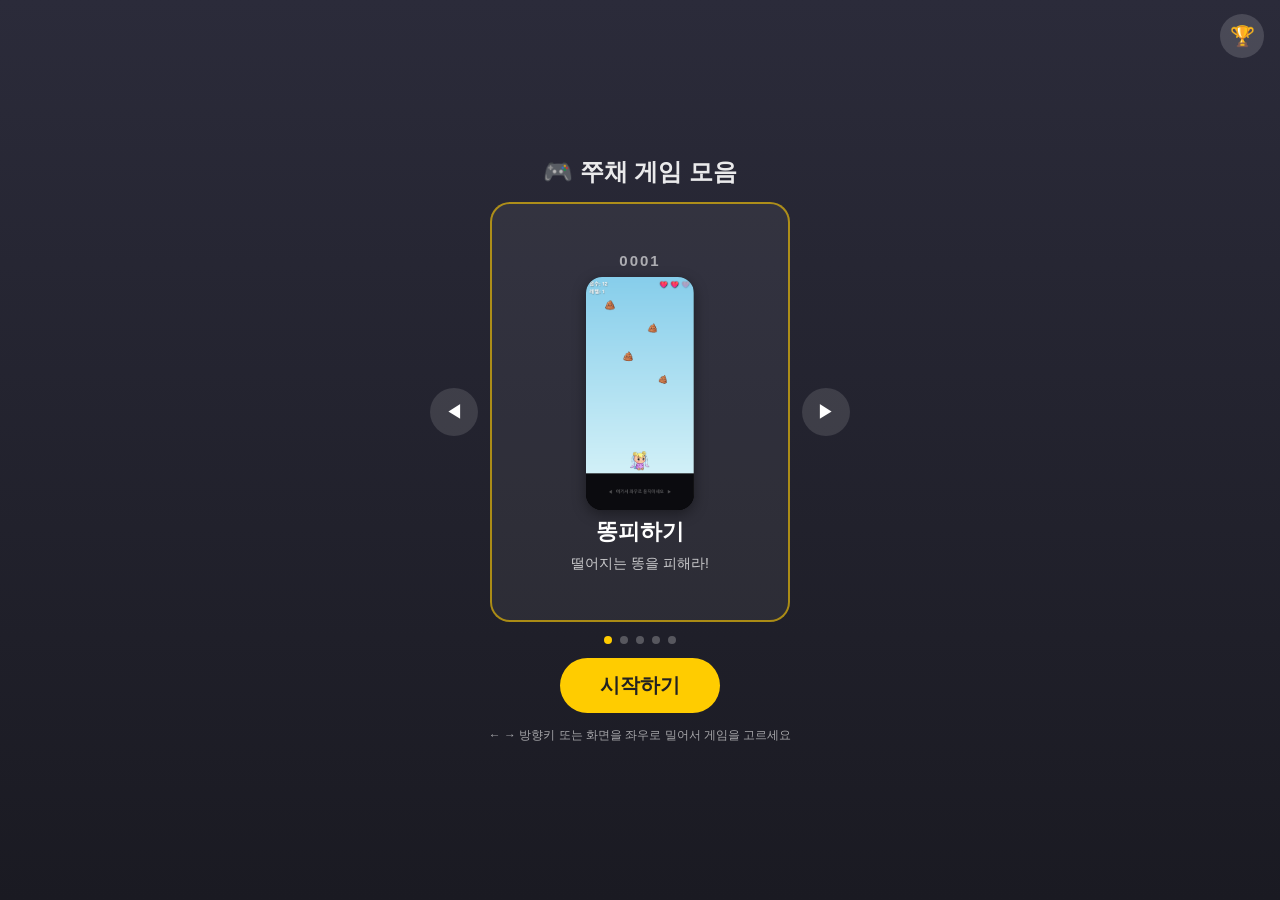
<file: index.html>
<!DOCTYPE html>
<html lang="ko">
<head>
<meta charset="UTF-8">
<meta name="viewport" content="width=device-width, initial-scale=1.0, user-scalable=no, viewport-fit=cover">
<meta name="robots" content="noindex, nofollow">
<title>쭈채 게임 모음</title>
<link rel="stylesheet" href="hub.css?v=10">
</head>
<body>
  <div id="pullRefresh"><span class="spin-icon">⟳</span><span id="pullRefreshText">아래로 당겨서 새로고침</span></div>
  <a id="rankLink" href="rankings.html" aria-label="랭킹 보기">🏆</a>
  <div id="hub-container">
    <h1 id="hub-title">🎮 쭈채 게임 모음</h1>

    <div id="carousel">
      <button id="prevBtn" class="nav-btn" aria-label="이전 게임">◀</button>

      <div id="slide">
        <div id="slideNumber">0001</div>
        <div id="thumbWrap">
          <img id="thumbImg" class="hidden" alt="">
          <div id="thumbFallback" class="hidden"></div>
        </div>
        <div id="slideTitle">똥피하기</div>
        <div id="slideDesc"></div>
      </div>

      <button id="nextBtn" class="nav-btn" aria-label="다음 게임">▶</button>
    </div>

    <div id="dots"></div>

    <button id="startBtn">시작하기</button>

    <p class="hint">← → 방향키 또는 화면을 좌우로 밀어서 게임을 고르세요</p>
  </div>

  <script src="hub.js?v=17"></script>
</body>
</html>
</file>
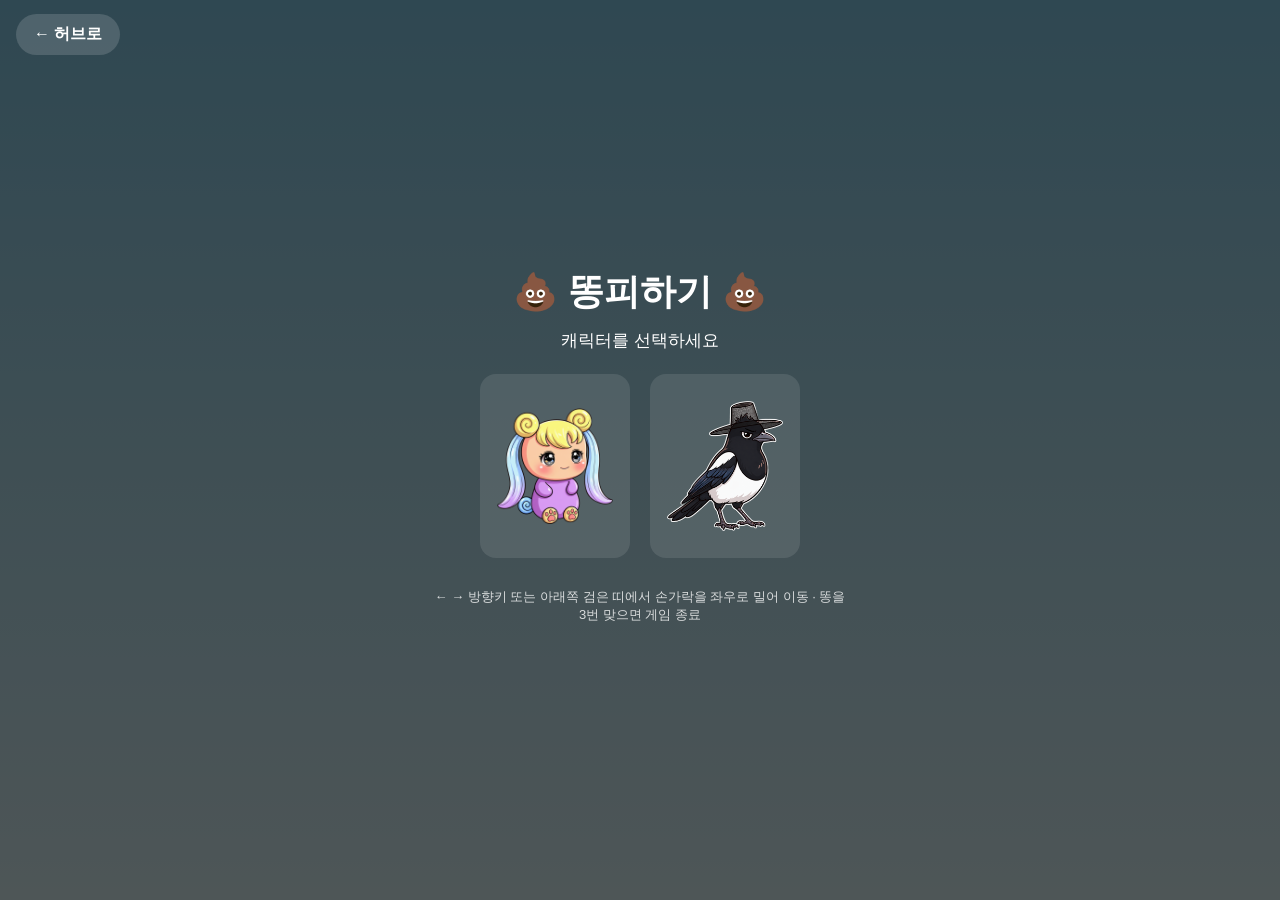
<file: games/0001-ddong-pihagi/index.html>
<!DOCTYPE html>
<html lang="ko">
<head>
<meta charset="UTF-8">
<meta name="viewport" content="width=device-width, initial-scale=1.0, user-scalable=no, viewport-fit=cover">
<meta name="robots" content="noindex, nofollow">
<title>똥피하기</title>
<link rel="stylesheet" href="style.css?v=17">
</head>
<body>
  <div id="game-container">
    <canvas id="gameCanvas"></canvas>

    <div id="hud" class="hidden">
      <div id="hud-left">
        <div id="score">점수: 0</div>
        <div id="level">레벨: 1</div>
      </div>
      <div id="lives"></div>
    </div>

    <div id="select-screen" class="overlay">
      <a id="homeLink" href="../../index.html">← 허브로</a>
      <h1>💩 똥피하기 💩</h1>
      <p>캐릭터를 선택하세요</p>
      <div id="character-list"></div>
      <p class="hint">← → 방향키 또는 아래쪽 검은 띠에서 손가락을 좌우로 밀어 이동 · 똥을 3번 맞으면 게임 종료</p>
    </div>

    <div id="pause-screen" class="overlay hidden">
      <h1>일시정지</h1>
      <button id="pauseContinueBtn">계속</button>
      <button id="pauseRestartBtn">재시작</button>
      <button id="pauseSelectBtn">캐릭터 다시 선택</button>
    </div>

    <div id="gameover-screen" class="overlay hidden">
      <img id="gameoverHitImg" class="hidden" alt="">
      <h1>게임 오버!</h1>
      <p id="finalScore">점수: 0</p>
      <p id="rankMessage"></p>
      <div id="nameEntry">
        <input id="nameInput" type="text" placeholder="이름(선택, 최대 3자)" maxlength="3" autocomplete="off">
        <button id="nameSubmitBtn">등록</button>
        <button id="nameSkipBtn">건너뛰기</button>
      </div>
      <p id="nameSavedMsg" class="hidden"></p>
      <div id="rankingList"></div>
      <button id="restartBtn">다시 하기</button>
    </div>

    <div id="levelup-toast" class="hidden"></div>
  </div>

  <script src="../../cloud-ranking.js?v=1"></script>
  <script src="game.js?v=24"></script>
</body>
</html>
</file>
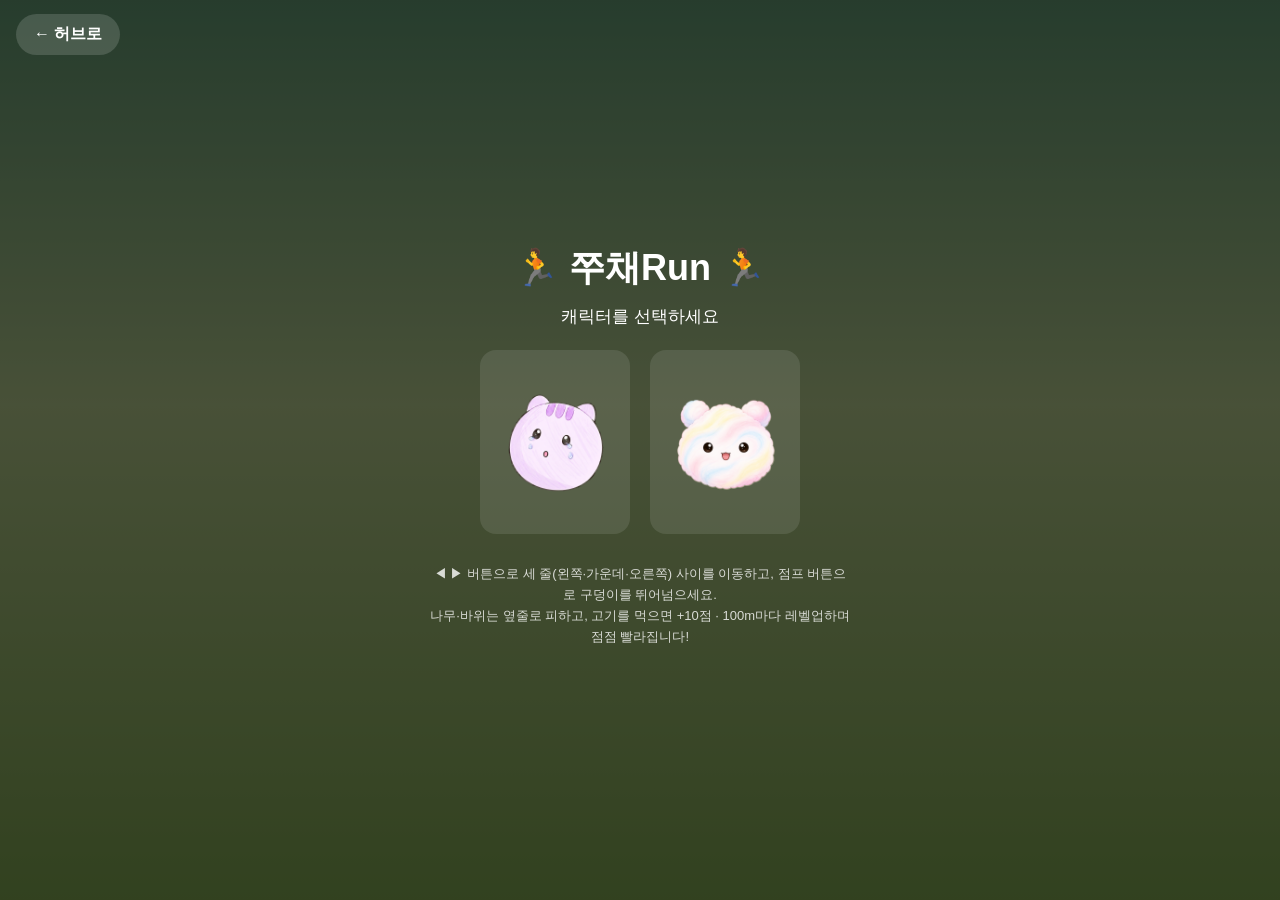
<file: games/0002-juchaerun/index.html>
<!DOCTYPE html>
<html lang="ko">
<head>
<meta charset="UTF-8">
<meta name="viewport" content="width=device-width, initial-scale=1.0, user-scalable=no, viewport-fit=cover">
<meta name="robots" content="noindex, nofollow">
<title>쭈채Run</title>
<link rel="stylesheet" href="style.css?v=15">
</head>
<body>
  <div id="game-container">
    <canvas id="gameCanvas"></canvas>

    <div id="hud" class="hidden">
      <div id="hud-left">
        <div id="score">점수: 0</div>
        <div id="distance">레벨 1 · 0m / 100m</div>
      </div>
      <div id="lives"></div>
    </div>

    <div id="controls" class="hidden">
      <button id="leftBtn" aria-label="왼쪽 이동">◀</button>
      <div id="jumpSlot">
        <button id="jumpBtn" aria-label="점프">점프</button>
      </div>
      <button id="rightBtn" aria-label="오른쪽 이동">▶</button>
    </div>

    <div id="select-screen" class="overlay">
      <a id="homeLink" href="../../index.html">← 허브로</a>
      <h1>🏃 쭈채Run 🏃</h1>
      <p>캐릭터를 선택하세요</p>
      <div id="character-list"></div>
      <p class="hint">
        ◀ ▶ 버튼으로 세 줄(왼쪽·가운데·오른쪽) 사이를 이동하고, 점프 버튼으로 구덩이를 뛰어넘으세요.<br>
        나무·바위는 옆줄로 피하고, 고기를 먹으면 +10점 · 100m마다 레벨업하며 점점 빨라집니다!
      </p>
    </div>

    <div id="pause-screen" class="overlay hidden">
      <h1>일시정지</h1>
      <button id="pauseContinueBtn">계속</button>
      <button id="pauseRestartBtn">재시작</button>
      <button id="pauseSelectBtn">캐릭터 다시 선택</button>
    </div>

    <div id="gameover-screen" class="overlay hidden">
      <img id="gameoverHitImg" class="hidden" alt="">
      <h1 id="gameoverTitle">게임 오버!</h1>
      <p id="finalScore">점수: 0</p>
      <p id="rankMessage"></p>
      <div id="nameEntry">
        <input id="nameInput" type="text" placeholder="이름(선택, 최대 3자)" maxlength="3" autocomplete="off">
        <button id="nameSubmitBtn">등록</button>
        <button id="nameSkipBtn">건너뛰기</button>
      </div>
      <p id="nameSavedMsg" class="hidden"></p>
      <div id="rankingList"></div>
      <button id="restartBtn">다시 하기</button>
    </div>

    <div id="levelup-toast" class="hidden"></div>
  </div>

  <script src="../../cloud-ranking.js?v=1"></script>
  <script src="game.js?v=14"></script>
</body>
</html>
</file>
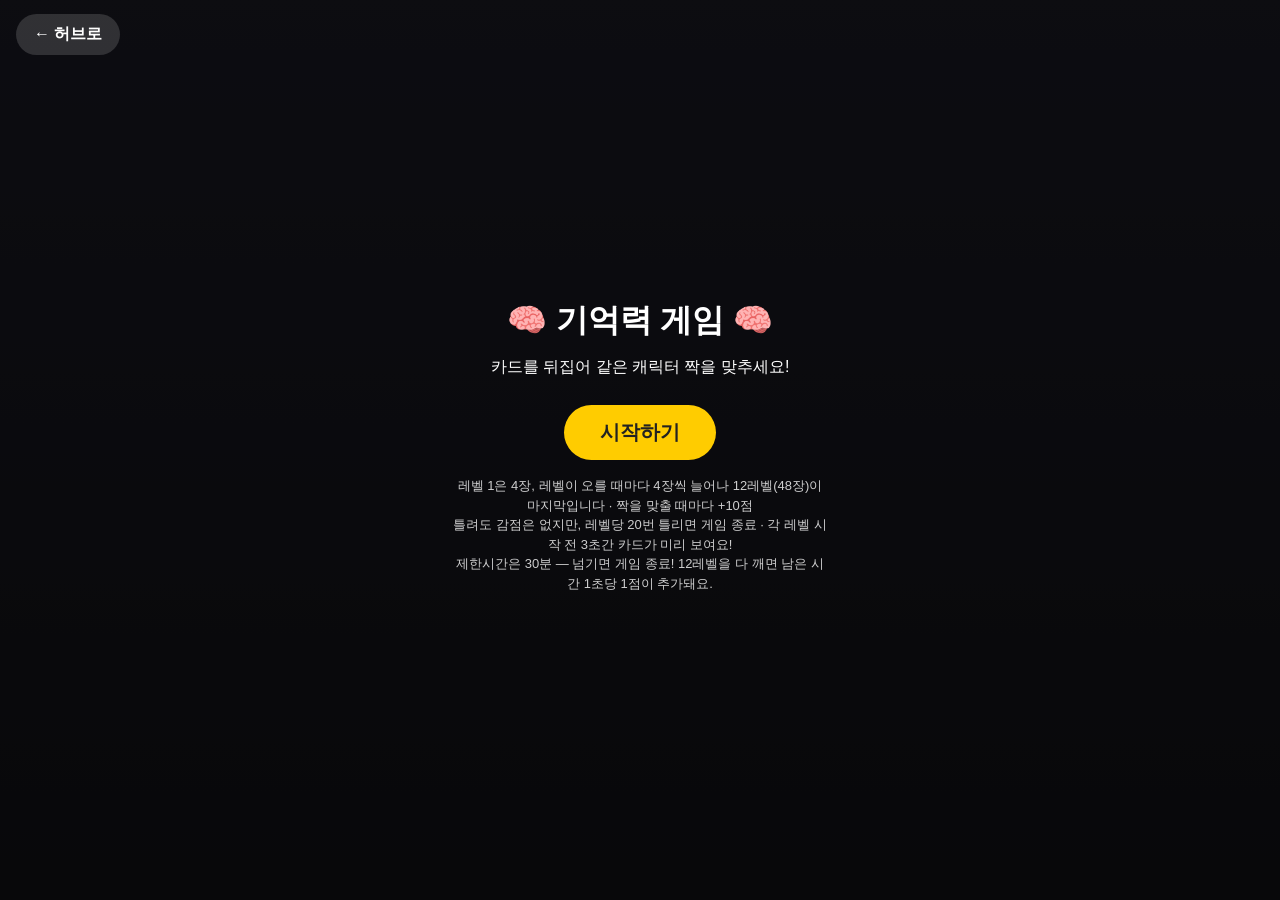
<file: games/0003-card-match/index.html>
<!DOCTYPE html>
<html lang="ko">
<head>
<meta charset="UTF-8">
<meta name="viewport" content="width=device-width, initial-scale=1.0, user-scalable=no, viewport-fit=cover">
<meta name="robots" content="noindex, nofollow">
<title>기억력 게임</title>
<link rel="stylesheet" href="style.css?v=10">
</head>
<body>
  <div id="game-container">
    <div id="hud" class="hidden">
      <div id="hud-left">
        <div id="score">점수: 0</div>
        <div id="level">레벨: 1</div>
      </div>
      <div id="hud-mid">
        <div id="timer">00:00</div>
        <div id="mistakes">실수: 0/20</div>
      </div>
      <button id="pauseBtn" aria-label="일시정지">⏸</button>
    </div>

    <div id="board">
      <div id="countdown" class="hidden">3</div>
    </div>

    <div id="start-screen" class="overlay">
      <a id="homeLink" href="../../index.html">← 허브로</a>
      <h1>🧠 기억력 게임 🧠</h1>
      <p>카드를 뒤집어 같은 캐릭터 짝을 맞추세요!</p>
      <button id="startBtn">시작하기</button>
      <p class="hint">
        레벨 1은 4장, 레벨이 오를 때마다 4장씩 늘어나 12레벨(48장)이 마지막입니다 · 짝을 맞출 때마다 +10점<br>
        틀려도 감점은 없지만, 레벨당 20번 틀리면 게임 종료 · 각 레벨 시작 전 3초간 카드가 미리 보여요!<br>
        제한시간은 30분 — 넘기면 게임 종료! 12레벨을 다 깨면 남은 시간 1초당 1점이 추가돼요.
      </p>
    </div>

    <div id="pause-screen" class="overlay hidden">
      <h1>일시정지</h1>
      <button id="pauseContinueBtn">계속</button>
      <button id="pauseRestartBtn">재시작</button>
      <button id="pauseHomeBtn">허브로 나가기</button>
    </div>

    <div id="result-screen" class="overlay hidden">
      <h1 id="resultTitle">게임 오버!</h1>
      <p id="resultDetail">점수: 0</p>
      <p id="rankMessage"></p>
      <div id="nameEntry">
        <input id="nameInput" type="text" placeholder="이름(선택, 최대 3자)" maxlength="3" autocomplete="off">
        <button id="nameSubmitBtn">등록</button>
        <button id="nameSkipBtn">건너뛰기</button>
      </div>
      <p id="nameSavedMsg" class="hidden"></p>
      <div id="rankingList"></div>
      <button id="restartBtn">다시 하기</button>
      <a id="homeLink2" href="../../index.html">← 허브로</a>
    </div>

    <div id="levelup-toast" class="hidden"></div>
  </div>

  <script src="../../cloud-ranking.js?v=1"></script>
  <script src="game.js?v=10"></script>
</body>
</html>
</file>
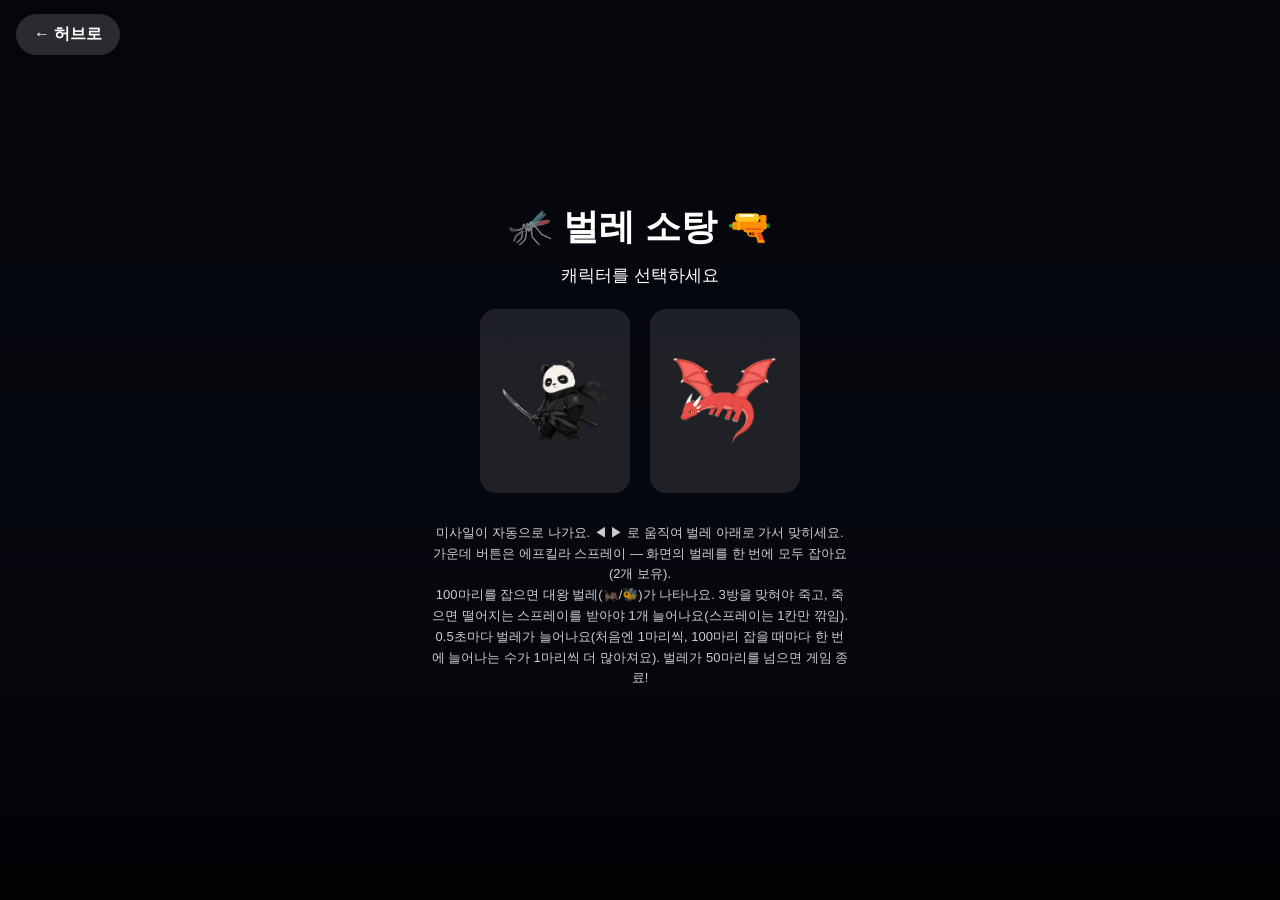
<file: games/0004-bug-sweep/index.html>
<!DOCTYPE html>
<html lang="ko">
<head>
<meta charset="UTF-8">
<meta name="viewport" content="width=device-width, initial-scale=1.0, user-scalable=no, viewport-fit=cover">
<meta name="robots" content="noindex, nofollow">
<title>벌레 소탕</title>
<link rel="stylesheet" href="style.css?v=6">
</head>
<body>
  <div id="game-container">
    <canvas id="gameCanvas"></canvas>

    <div id="hud" class="hidden">
      <div id="hud-left">
        <div id="score">점수: 0</div>
        <div id="bugCount">벌레: 10/50</div>
      </div>
      <div id="sprays"></div>
    </div>

    <div id="controls" class="hidden">
      <button id="leftBtn" aria-label="왼쪽 이동">◀</button>
      <div id="spraySlot">
        <button id="sprayBtn" aria-label="에프킬라 스프레이"></button>
      </div>
      <button id="rightBtn" aria-label="오른쪽 이동">▶</button>
    </div>

    <div id="select-screen" class="overlay">
      <a id="homeLink" href="../../index.html">← 허브로</a>
      <h1>🦟 벌레 소탕 🔫</h1>
      <p>캐릭터를 선택하세요</p>
      <div id="character-list"></div>
      <p class="hint">
        미사일이 자동으로 나가요. ◀ ▶ 로 움직여 벌레 아래로 가서 맞히세요.<br>
        가운데 버튼은 에프킬라 스프레이 — 화면의 벌레를 한 번에 모두 잡아요(2개 보유).<br>
        100마리를 잡으면 대왕 벌레(🦗/🐝)가 나타나요. 3방을 맞혀야 죽고, 죽으면 떨어지는 스프레이를 받아야 1개 늘어나요(스프레이는 1칸만 깎임).<br>
        0.5초마다 벌레가 늘어나요(처음엔 1마리씩, 100마리 잡을 때마다 한 번에 늘어나는 수가 1마리씩 더 많아져요). 벌레가 50마리를 넘으면 게임 종료!
      </p>
    </div>

    <div id="pause-screen" class="overlay hidden">
      <h1>일시정지</h1>
      <button id="pauseContinueBtn">계속</button>
      <button id="pauseRestartBtn">재시작</button>
      <button id="pauseSelectBtn">캐릭터 다시 선택</button>
    </div>

    <div id="gameover-screen" class="overlay hidden">
      <img id="gameoverHitImg" class="hidden" alt="">
      <h1>게임 오버!</h1>
      <p id="finalScore">점수: 0</p>
      <p id="rankMessage"></p>
      <div id="nameEntry">
        <input id="nameInput" type="text" placeholder="이름(선택, 최대 3자)" maxlength="3" autocomplete="off">
        <button id="nameSubmitBtn">등록</button>
        <button id="nameSkipBtn">건너뛰기</button>
      </div>
      <p id="nameSavedMsg" class="hidden"></p>
      <div id="rankingList"></div>
      <button id="restartBtn">다시 하기</button>
    </div>

    <div id="levelup-toast" class="hidden"></div>
  </div>

  <script src="../../cloud-ranking.js?v=1"></script>
  <script src="game.js?v=21"></script>
</body>
</html>
</file>
<file: hub.css>
* {
  margin: 0;
  padding: 0;
  box-sizing: border-box;
}

html {
  height: 100vh;
  height: 100dvh;
}

body {
  height: 100%;
  overflow: hidden;
  background: #222;
  font-family: "Segoe UI", "Malgun Gothic", sans-serif;
  touch-action: pan-y;
  color: #fff;
}

#pullRefresh {
  position: fixed;
  top: -50px;
  left: 0;
  right: 0;
  height: 50px;
  display: flex;
  align-items: center;
  justify-content: center;
  gap: 6px;
  color: rgba(255,255,255,0.85);
  font-size: 13px;
  font-weight: bold;
  pointer-events: none;
  z-index: 50;
  transition: transform 0.25s ease;
}

#pullRefresh.dragging {
  transition: none;
}

#pullRefresh.ready {
  color: #ffcc00;
}

#pullRefresh.spinning .spin-icon {
  animation: pull-refresh-spin 0.6s linear infinite;
}

@keyframes pull-refresh-spin {
  from { transform: rotate(0deg); }
  to { transform: rotate(360deg); }
}

#rankLink {
  position: fixed;
  top: 14px;
  right: 16px;
  z-index: 20;
  width: 44px;
  height: 44px;
  display: flex;
  align-items: center;
  justify-content: center;
  font-size: 20px;
  color: #fff;
  text-decoration: none;
  background: rgba(255,255,255,0.15);
  border-radius: 999px;
  transition: background 0.15s, transform 0.15s;
}

#rankLink:active {
  background: rgba(255,255,255,0.3);
  transform: scale(0.94);
}

#hub-container {
  min-height: 100%;
  overflow-y: auto;
  display: flex;
  flex-direction: column;
  align-items: center;
  justify-content: center;
  gap: 14px;
  padding: 20px;
  text-align: center;
  background: linear-gradient(to bottom, #2b2b3a, #1a1a22);
}

#hub-title {
  font-size: 24px;
  opacity: 0.9;
}

#carousel {
  display: flex;
  align-items: center;
  gap: 12px;
  width: 100%;
  max-width: 420px;
}

.nav-btn {
  flex: 0 0 auto;
  width: 48px;
  height: 48px;
  border-radius: 999px;
  border: none;
  background: rgba(255,255,255,0.12);
  color: #fff;
  font-size: 18px;
  cursor: pointer;
}

.nav-btn:active {
  background: rgba(255,255,255,0.25);
  transform: scale(0.94);
}

.nav-btn:disabled {
  opacity: 0.25;
  cursor: default;
}

#slide {
  flex: 1 1 auto;
  background: rgba(255,255,255,0.06);
  border: 2px solid rgba(255,204,0,0.6);
  border-radius: 20px;
  padding: 20px 16px;
  display: flex;
  flex-direction: column;
  align-items: center;
  gap: 8px;
  /* min이 아니라 고정 height — 슬라이드마다 제목/설명 길이가 달라도
     대표 이미지와 그 아래 점·버튼이 항상 같은 위치에 오도록 합니다.
     내용(대표 이미지+글자)보다 넉넉하게 잡아 상하좌우 여백을 확보합니다. */
  height: 420px;
  justify-content: center;
  overflow: hidden;
}

#slide.not-ready {
  border-color: rgba(255,255,255,0.2);
  opacity: 0.6;
}

#slideNumber {
  font-size: 15px;
  letter-spacing: 2px;
  opacity: 0.6;
  font-weight: bold;
}

#thumbWrap {
  width: 108px;
  aspect-ratio: 390 / 844;
  border-radius: 16px;
  overflow: hidden;
  background: #000;
  box-shadow: 0 4px 14px rgba(0,0,0,0.4);
  display: flex;
  align-items: center;
  justify-content: center;
  flex: 0 0 auto;
}

#thumbImg {
  width: 100%;
  height: 100%;
  object-fit: cover;
}

#thumbImg.hidden {
  display: none;
}

#thumbFallback {
  font-size: 56px;
}

#thumbFallback.hidden {
  display: none;
}

#slideTitle {
  font-size: 22px;
  font-weight: bold;
  /* 한글+영문이 섞이면(예: "쭈채Run") 폰트별 줄 높이가 달라 카드마다
     미묘하게 높이가 어긋날 수 있어, 줄 높이를 고정값으로 못박습니다. */
  line-height: 28px;
  height: 28px;
}

#slideDesc {
  font-size: 14px;
  opacity: 0.75;
  line-height: 18px;
  height: 18px;
  width: 100%;
  white-space: nowrap;
  overflow: hidden;
  text-overflow: ellipsis;
}

#dots {
  display: flex;
  gap: 8px;
}

#dots .dot {
  width: 8px;
  height: 8px;
  border-radius: 999px;
  background: rgba(255,255,255,0.25);
}

#dots .dot.active {
  background: #ffcc00;
}

#startBtn {
  padding: 14px 40px;
  font-size: 20px;
  font-weight: bold;
  border: none;
  border-radius: 999px;
  background: #ffcc00;
  color: #222;
  cursor: pointer;
}

#startBtn:active {
  transform: scale(0.96);
}

#startBtn:disabled {
  background: rgba(255,255,255,0.15);
  color: rgba(255,255,255,0.4);
  cursor: default;
}

.hint {
  font-size: 12px;
  opacity: 0.6;
  max-width: 320px;
}
</file>
<file: games/0001-ddong-pihagi/style.css>
* {
  margin: 0;
  padding: 0;
  box-sizing: border-box;
}

html {
  height: 100vh;
  height: 100dvh;
}

body {
  height: 100%;
  overflow: hidden;
  background: #222;
  font-family: "Segoe UI", "Malgun Gothic", sans-serif;
  touch-action: none;
}

#game-container {
  position: relative;
  width: 100%;
  height: 100%;
  display: flex;
  align-items: center;
  justify-content: center;
  overflow: hidden;
}

#gameCanvas {
  background: linear-gradient(to bottom, #87ceeb, #e0f7fa);
  display: block;
  touch-action: none;
}

#hud {
  position: absolute;
  top: 12px;
  left: 12px;
  right: 12px;
  display: flex;
  justify-content: space-between;
  align-items: flex-start;
  color: #fff;
  font-size: 18px;
  font-weight: bold;
  text-shadow: 1px 1px 3px rgba(0,0,0,0.6);
  pointer-events: none;
}

#hud.hidden {
  display: none;
}

#hud-left div {
  margin-bottom: 4px;
}

#lives {
  display: flex;
  gap: 4px;
  font-size: 26px;
  line-height: 1;
}

#lives span {
  filter: drop-shadow(1px 1px 2px rgba(0,0,0,0.6));
}

#lives span.empty {
  opacity: 0.3;
}

.overlay {
  position: absolute;
  inset: 0;
  background: rgba(0, 0, 0, 0.65);
  display: flex;
  flex-direction: column;
  align-items: center;
  justify-content: center;
  color: #fff;
  text-align: center;
  padding: 20px;
  overflow-y: auto;
}

.overlay.hidden {
  display: none;
}

.overlay h1 {
  font-size: 36px;
  margin-bottom: 12px;
}

#homeLink {
  position: absolute;
  top: 14px;
  left: 16px;
  display: inline-block;
  color: #fff;
  text-decoration: none;
  font-size: 16px;
  font-weight: bold;
  background: rgba(255,255,255,0.15);
  padding: 10px 18px;
  border-radius: 999px;
  transition: background 0.15s, transform 0.15s;
}

#homeLink:active {
  background: rgba(255,255,255,0.3);
  transform: scale(0.96);
}

#gameoverHitImg {
  width: 160px;
  max-width: 45vw;
  height: auto;
  margin-bottom: 8px;
}

#gameoverHitImg.hidden {
  display: none;
}

#pause-screen.locked button {
  pointer-events: none;
}

.overlay p {
  font-size: 17px;
  margin-bottom: 8px;
}

.overlay .hint {
  opacity: 0.8;
  font-size: 13px;
  margin-top: 16px;
  max-width: 420px;
}

.overlay button {
  margin-top: 20px;
  padding: 14px 36px;
  font-size: 20px;
  font-weight: bold;
  border: none;
  border-radius: 999px;
  background: #ffcc00;
  color: #222;
  cursor: pointer;
}

.overlay button:active {
  transform: scale(0.96);
}

#nameEntry {
  display: flex;
  gap: 8px;
  align-items: center;
  width: 100%;
  max-width: 320px;
  margin-top: 4px;
}

#nameEntry.hidden {
  display: none;
}

#nameInput {
  flex: 1 1 auto;
  min-width: 0;
  padding: 10px 14px;
  border-radius: 999px;
  border: none;
  background: rgba(255,255,255,0.12);
  color: #fff;
  font-size: 14px;
}

#nameInput::placeholder {
  color: rgba(255,255,255,0.5);
}

#nameSubmitBtn {
  flex: 0 0 auto;
  margin-top: 0;
  padding: 10px 18px;
  font-size: 14px;
  font-weight: bold;
  border: none;
  border-radius: 999px;
  background: #ffcc00;
  color: #222;
  cursor: pointer;
}

#nameSubmitBtn:active {
  transform: scale(0.96);
}

#nameSkipBtn {
  flex: 0 0 auto;
  margin-top: 0;
  padding: 10px 14px;
  font-size: 13px;
  border: 1px solid rgba(255,255,255,0.35);
  border-radius: 999px;
  background: transparent;
  color: rgba(255,255,255,0.75);
  cursor: pointer;
}

#nameSkipBtn:active {
  transform: scale(0.96);
}

#nameSavedMsg {
  font-size: 14px;
  color: #ffcc00;
  margin-top: 4px;
}

#nameSavedMsg.hidden {
  display: none;
}

#character-list {
  display: flex;
  gap: 20px;
  margin: 14px 0;
  flex-wrap: wrap;
  justify-content: center;
}

.character-card {
  background: rgba(255,255,255,0.1);
  border: 3px solid transparent;
  border-radius: 16px;
  padding: 14px;
  width: 150px;
  cursor: pointer;
  transition: transform 0.15s, border-color 0.15s, background 0.15s;
}

.character-card:hover,
.character-card:active {
  border-color: #ffcc00;
  background: rgba(255,255,255,0.2);
  transform: translateY(-4px);
}

.character-card img {
  width: 100%;
  height: 150px;
  object-fit: contain;
  display: block;
}

#rankingList {
  background: rgba(255,255,255,0.08);
  border-radius: 12px;
  padding: 12px 24px;
  margin-top: 8px;
  min-width: 220px;
}

#rankingList h2 {
  font-size: 15px;
  margin-bottom: 8px;
  opacity: 0.85;
}

#rankingList ol {
  list-style: none;
  text-align: left;
}

/* 등수(~10위) · 점수(나머지 전부) · 이름(~3자) 순으로 칸을 확실히
   나눠 고정폭으로 잡아둡니다 — 안 그러면 점수 자릿수가 늘어날 때마다
   줄마다 칸이 밀려서 정렬이 흐트러집니다. */
#rankingList li {
  display: grid;
  grid-template-columns: 34px 1fr 48px;
  align-items: center;
  gap: 6px;
  font-size: 14px;
  padding: 4px 0;
}

#rankingList li span {
  text-align: center;
  overflow: hidden;
  text-overflow: ellipsis;
  white-space: nowrap;
}

#rankingList li.me {
  color: #ffcc00;
  font-weight: bold;
}

#levelup-toast {
  position: absolute;
  top: 30%;
  left: 50%;
  transform: translate(-50%, -50%) scale(0.8);
  color: #fff;
  font-size: 34px;
  font-weight: bold;
  text-align: center;
  white-space: nowrap;
  text-shadow: 2px 2px 6px rgba(0,0,0,0.7);
  background: rgba(255, 200, 0, 0.25);
  padding: 14px 30px;
  border-radius: 999px;
  pointer-events: none;
  opacity: 0;
  transition: opacity 0.25s, transform 0.25s;
}

#levelup-toast.show {
  opacity: 1;
  transform: translate(-50%, -50%) scale(1);
}

#levelup-toast.hidden {
  display: none;
}
</file>
<file: games/0002-juchaerun/style.css>
* {
  margin: 0;
  padding: 0;
  box-sizing: border-box;
}

html {
  height: 100vh;
  height: 100dvh;
}

body {
  height: 100%;
  overflow: hidden;
  background: #222;
  font-family: "Segoe UI", "Malgun Gothic", sans-serif;
  touch-action: none;
}

#game-container {
  position: relative;
  width: 100%;
  height: 100%;
  display: flex;
  align-items: center;
  justify-content: center;
  overflow: hidden;
}

#gameCanvas {
  /* 숲속 오솔길 느낌: 위쪽은 초록빛이 도는 나무 그늘, 아래로 갈수록
     햇살 드는 풀밭 톤으로 밝아집니다. */
  background: linear-gradient(to bottom, #6fae82 0%, #cfe8a0 45%, #8fbc5a 100%);
  display: block;
  touch-action: none;
}

#hud {
  position: absolute;
  top: 12px;
  left: 12px;
  right: 12px;
  display: flex;
  justify-content: space-between;
  align-items: flex-start;
  color: #fff;
  font-size: 18px;
  font-weight: bold;
  text-shadow: 1px 1px 3px rgba(0,0,0,0.6);
  pointer-events: none;
}

#hud.hidden {
  display: none;
}

#hud-left div {
  margin-bottom: 4px;
}

#distance {
  font-size: 15px;
  opacity: 0.9;
}

#lives {
  display: flex;
  gap: 4px;
  font-size: 26px;
  line-height: 1;
}

#lives span {
  filter: drop-shadow(1px 1px 2px rgba(0,0,0,0.6));
}

#lives span.empty {
  opacity: 0.3;
}

#controls {
  position: absolute;
  left: 0;
  right: 0;
  bottom: 0;
  display: flex;
  align-items: stretch;
  justify-content: center;
  gap: 0;
  padding: 0;
  background: #0b0b0f;
  border-top: 2px solid rgba(255,255,255,0.16);
}

#controls.hidden {
  display: none;
}

#controls button {
  border: none;
  cursor: pointer;
  color: #fff;
  font-weight: bold;
  -webkit-tap-highlight-color: transparent;
}

/* 좌우 버튼은 빈 공간 없이 화면 가장자리까지 터치 영역을 꽉 채웁니다
   (점프 버튼 좌우로 남는 공간을 모두 흡수). */
#leftBtn, #rightBtn {
  flex: 1 1 auto;
  height: 100%;
  border-radius: 0;
  background: rgba(255,255,255,0.08);
  font-size: 26px;
  display: flex;
  align-items: center;
  justify-content: center;
}

#leftBtn:active, #rightBtn:active {
  background: rgba(255,255,255,0.2);
}

#jumpSlot {
  flex: 0 0 auto;
  width: 96px;
  height: 100%;
  background: rgba(255,255,255,0.08);
  display: flex;
  align-items: center;
  justify-content: center;
}

#jumpBtn {
  width: 100%;
  height: 100%;
  border-radius: 20px;
  background: #ffcc00;
  color: #222;
  font-size: 17px;
}

#jumpBtn:active {
  background: #ffdd55;
}

.overlay {
  position: absolute;
  inset: 0;
  background: rgba(0, 0, 0, 0.65);
  display: flex;
  flex-direction: column;
  align-items: center;
  justify-content: center;
  color: #fff;
  text-align: center;
  padding: 20px;
  overflow-y: auto;
}

.overlay.hidden {
  display: none;
}

.overlay h1 {
  font-size: 36px;
  margin-bottom: 12px;
}

#homeLink {
  position: absolute;
  top: 14px;
  left: 16px;
  display: inline-block;
  color: #fff;
  text-decoration: none;
  font-size: 16px;
  font-weight: bold;
  background: rgba(255,255,255,0.15);
  padding: 10px 18px;
  border-radius: 999px;
  transition: background 0.15s, transform 0.15s;
}

#homeLink:active {
  background: rgba(255,255,255,0.3);
  transform: scale(0.96);
}

#gameoverHitImg {
  width: 160px;
  max-width: 45vw;
  height: auto;
  margin-bottom: 8px;
}

#gameoverHitImg.hidden {
  display: none;
}

#pause-screen.locked button {
  pointer-events: none;
}

.overlay p {
  font-size: 17px;
  margin-bottom: 8px;
}

.overlay .hint {
  opacity: 0.8;
  font-size: 13px;
  margin-top: 16px;
  max-width: 420px;
  line-height: 1.6;
}

.overlay button {
  margin-top: 20px;
  padding: 14px 36px;
  font-size: 20px;
  font-weight: bold;
  border: none;
  border-radius: 999px;
  background: #ffcc00;
  color: #222;
  cursor: pointer;
}

.overlay button:active {
  transform: scale(0.96);
}

#nameEntry {
  display: flex;
  gap: 8px;
  align-items: center;
  width: 100%;
  max-width: 320px;
  margin-top: 4px;
}

#nameEntry.hidden {
  display: none;
}

#nameInput {
  flex: 1 1 auto;
  min-width: 0;
  padding: 10px 14px;
  border-radius: 999px;
  border: none;
  background: rgba(255,255,255,0.12);
  color: #fff;
  font-size: 14px;
}

#nameInput::placeholder {
  color: rgba(255,255,255,0.5);
}

#nameSubmitBtn {
  flex: 0 0 auto;
  margin-top: 0;
  padding: 10px 18px;
  font-size: 14px;
  font-weight: bold;
  border: none;
  border-radius: 999px;
  background: #ffcc00;
  color: #222;
  cursor: pointer;
}

#nameSubmitBtn:active {
  transform: scale(0.96);
}

#nameSkipBtn {
  flex: 0 0 auto;
  margin-top: 0;
  padding: 10px 14px;
  font-size: 13px;
  border: 1px solid rgba(255,255,255,0.35);
  border-radius: 999px;
  background: transparent;
  color: rgba(255,255,255,0.75);
  cursor: pointer;
}

#nameSkipBtn:active {
  transform: scale(0.96);
}

#nameSavedMsg {
  font-size: 14px;
  color: #ffcc00;
  margin-top: 4px;
}

#nameSavedMsg.hidden {
  display: none;
}

#character-list {
  display: flex;
  gap: 20px;
  margin: 14px 0;
  flex-wrap: wrap;
  justify-content: center;
}

.character-card {
  background: rgba(255,255,255,0.1);
  border: 3px solid transparent;
  border-radius: 16px;
  padding: 14px;
  width: 150px;
  cursor: pointer;
  transition: transform 0.15s, border-color 0.15s, background 0.15s;
}

.character-card:hover,
.character-card:active {
  border-color: #ffcc00;
  background: rgba(255,255,255,0.2);
  transform: translateY(-4px);
}

.character-card img {
  width: 100%;
  height: 150px;
  object-fit: contain;
  display: block;
}

#rankingList {
  background: rgba(255,255,255,0.08);
  border-radius: 12px;
  padding: 12px 24px;
  margin-top: 8px;
  min-width: 220px;
}

#rankingList h2 {
  font-size: 15px;
  margin-bottom: 8px;
  opacity: 0.85;
}

#rankingList ol {
  list-style: none;
  text-align: left;
}

/* 등수(~10위) · 점수(나머지 전부) · 이름(~3자) 순으로 칸을 확실히
   나눠 고정폭으로 잡아둡니다 — 안 그러면 점수 자릿수가 늘어날 때마다
   줄마다 칸이 밀려서 정렬이 흐트러집니다. */
#rankingList li {
  display: grid;
  grid-template-columns: 34px 1fr 48px;
  align-items: center;
  gap: 6px;
  font-size: 14px;
  padding: 4px 0;
}

#rankingList li span {
  text-align: center;
  overflow: hidden;
  text-overflow: ellipsis;
  white-space: nowrap;
}

#rankingList li.me {
  color: #ffcc00;
  font-weight: bold;
}

#levelup-toast {
  position: absolute;
  top: 30%;
  left: 50%;
  transform: translate(-50%, -50%) scale(0.8);
  color: #fff;
  font-size: 34px;
  font-weight: bold;
  text-align: center;
  white-space: nowrap;
  text-shadow: 2px 2px 6px rgba(0,0,0,0.7);
  background: rgba(255, 200, 0, 0.25);
  padding: 14px 30px;
  border-radius: 999px;
  pointer-events: none;
  opacity: 0;
  transition: opacity 0.25s, transform 0.25s;
}

#levelup-toast.show {
  opacity: 1;
  transform: translate(-50%, -50%) scale(1);
}

#levelup-toast.hidden {
  display: none;
}
</file>
<file: games/0003-card-match/style.css>
* {
  margin: 0;
  padding: 0;
  box-sizing: border-box;
}

html {
  height: 100vh;
  height: 100dvh;
}

body {
  height: 100%;
  overflow: hidden;
  background: #1a1a22;
  font-family: "Segoe UI", "Malgun Gothic", sans-serif;
  touch-action: pan-y;
  color: #fff;
}

#game-container {
  position: relative;
  height: 100%;
  display: flex;
  flex-direction: column;
  background: linear-gradient(to bottom, #2b2b3a, #1a1a22);
}

#hud {
  flex: 0 0 auto;
  display: flex;
  align-items: center;
  justify-content: space-between;
  gap: 10px;
  padding: 12px 14px;
  font-size: 14px;
  font-weight: bold;
  text-shadow: 1px 1px 3px rgba(0,0,0,0.6);
}

#hud.hidden {
  display: none;
}

#hud-left div,
#hud-mid div {
  margin-bottom: 2px;
}

#hud-mid {
  text-align: center;
}

#mistakes {
  opacity: 0.8;
  font-weight: normal;
  font-size: 12px;
}

#pauseBtn {
  flex: 0 0 auto;
  width: 40px;
  height: 40px;
  border-radius: 999px;
  border: none;
  background: rgba(255,255,255,0.12);
  color: #fff;
  font-size: 18px;
  cursor: pointer;
}

#pauseBtn:active {
  background: rgba(255,255,255,0.25);
}

#pauseBtn.hidden {
  display: none;
}

#board {
  flex: 1 1 auto;
  overflow: hidden;
  display: grid;
  justify-content: center;
  align-content: center;
  gap: 6px;
  padding: 6px;
  /* 휴대폰 하단 제스처/내비게이션 바에 마지막 줄 카드가 가려지지 않도록. */
  padding-bottom: max(6px, env(safe-area-inset-bottom, 6px));
  position: relative;
}

#countdown {
  position: absolute;
  top: 38%;
  left: 50%;
  transform: translate(-50%, -50%);
  font-size: 96px;
  font-weight: bold;
  color: #ffcc00;
  text-shadow: 0 4px 14px rgba(0,0,0,0.6);
  z-index: 5;
  pointer-events: none;
}

#countdown.hidden {
  display: none;
}

.card {
  min-width: 0;
  min-height: 0;
  cursor: pointer;
  container-type: size;
}

.card.matched {
  cursor: default;
}

.card-face {
  position: relative;
  width: 100%;
  height: 100%;
  border-radius: 10px;
  display: flex;
  align-items: center;
  justify-content: center;
  overflow: hidden;
  background: linear-gradient(135deg, #ffcc00, #ff9500);
  font-size: min(72cqw, 72cqh);
  line-height: 1;
  transition: transform 0.15s linear;
}

.card.flipping .card-face {
  transform: scaleX(0);
}

.card-face.is-front {
  background: #fff;
}

.card-face img {
  width: 92%;
  height: 92%;
  object-fit: contain;
}

.card.matched .card-face {
  box-shadow: 0 0 0 3px #4caf50 inset;
}

.card.matched .card-face::after {
  content: "✓";
  position: absolute;
  top: 4px;
  right: 6px;
  width: 20px;
  height: 20px;
  display: flex;
  align-items: center;
  justify-content: center;
  background: #4caf50;
  color: #fff;
  font-size: 13px;
  font-weight: bold;
  border-radius: 999px;
  box-shadow: 0 1px 3px rgba(0,0,0,0.4);
}

.overlay {
  position: absolute;
  inset: 0;
  background: rgba(0, 0, 0, 0.7);
  display: flex;
  flex-direction: column;
  align-items: center;
  justify-content: center;
  color: #fff;
  text-align: center;
  padding: 20px;
  overflow-y: auto;
}

.overlay.hidden {
  display: none;
}

.overlay h1 {
  font-size: 32px;
  margin-bottom: 12px;
}

.overlay p {
  font-size: 16px;
  margin-bottom: 8px;
  line-height: 1.5;
}

.overlay .hint {
  opacity: 0.8;
  font-size: 13px;
  margin-top: 16px;
  max-width: 380px;
}

.overlay button {
  margin-top: 18px;
  padding: 14px 36px;
  font-size: 20px;
  font-weight: bold;
  border: none;
  border-radius: 999px;
  background: #ffcc00;
  color: #222;
  cursor: pointer;
}

.overlay button:active {
  transform: scale(0.96);
}

#nameEntry {
  display: flex;
  gap: 8px;
  align-items: center;
  width: 100%;
  max-width: 320px;
  margin-top: 4px;
}

#nameEntry.hidden {
  display: none;
}

#nameInput {
  flex: 1 1 auto;
  min-width: 0;
  padding: 10px 14px;
  border-radius: 999px;
  border: none;
  background: rgba(255,255,255,0.12);
  color: #fff;
  font-size: 14px;
}

#nameInput::placeholder {
  color: rgba(255,255,255,0.5);
}

#nameSubmitBtn {
  flex: 0 0 auto;
  margin-top: 0;
  padding: 10px 18px;
  font-size: 14px;
  font-weight: bold;
  border: none;
  border-radius: 999px;
  background: #ffcc00;
  color: #222;
  cursor: pointer;
}

#nameSubmitBtn:active {
  transform: scale(0.96);
}

#nameSkipBtn {
  flex: 0 0 auto;
  margin-top: 0;
  padding: 10px 14px;
  font-size: 13px;
  border: 1px solid rgba(255,255,255,0.35);
  border-radius: 999px;
  background: transparent;
  color: rgba(255,255,255,0.75);
  cursor: pointer;
}

#nameSkipBtn:active {
  transform: scale(0.96);
}

#nameSavedMsg {
  font-size: 14px;
  color: #ffcc00;
  margin-top: 4px;
}

#nameSavedMsg.hidden {
  display: none;
}

#pause-screen.locked button {
  pointer-events: none;
}

#homeLink, #homeLink2 {
  display: inline-block;
  color: #fff;
  text-decoration: none;
  font-size: 16px;
  font-weight: bold;
  background: rgba(255,255,255,0.15);
  padding: 10px 18px;
  border-radius: 999px;
  transition: background 0.15s, transform 0.15s;
}

#homeLink {
  position: absolute;
  top: 14px;
  left: 16px;
}

#homeLink2 {
  margin-top: 18px;
}

#homeLink:active, #homeLink2:active {
  background: rgba(255,255,255,0.3);
  transform: scale(0.96);
}

#rankingList {
  background: rgba(255,255,255,0.08);
  border-radius: 12px;
  padding: 12px 24px;
  margin-top: 8px;
  min-width: 240px;
}

#rankingList h2 {
  font-size: 15px;
  margin-bottom: 8px;
  opacity: 0.85;
}

#rankingList ol {
  list-style: none;
  text-align: left;
}

/* 등수(~10위) · 점수(나머지 전부) · 이름(~3자) 순으로 칸을 확실히
   나눠 고정폭으로 잡아둡니다 — 안 그러면 점수 자릿수가 늘어날 때마다
   줄마다 칸이 밀려서 정렬이 흐트러집니다. */
#rankingList li {
  display: grid;
  grid-template-columns: 34px 1fr 48px;
  align-items: center;
  gap: 6px;
  font-size: 14px;
  padding: 4px 0;
}

#rankingList li span {
  text-align: center;
  overflow: hidden;
  text-overflow: ellipsis;
  white-space: nowrap;
}

#rankingList li.me {
  color: #ffcc00;
  font-weight: bold;
}

#levelup-toast {
  position: absolute;
  top: 30%;
  left: 50%;
  transform: translate(-50%, -50%) scale(0.8);
  color: #fff;
  font-size: 30px;
  font-weight: bold;
  text-align: center;
  white-space: nowrap;
  text-shadow: 2px 2px 6px rgba(0,0,0,0.7);
  background: rgba(255, 200, 0, 0.25);
  padding: 14px 30px;
  border-radius: 999px;
  pointer-events: none;
  opacity: 0;
  transition: opacity 0.25s, transform 0.25s;
}

#levelup-toast.show {
  opacity: 1;
  transform: translate(-50%, -50%) scale(1);
}

#levelup-toast.hidden {
  display: none;
}
</file>
<file: games/0004-bug-sweep/style.css>
* {
  margin: 0;
  padding: 0;
  box-sizing: border-box;
}

html {
  height: 100vh;
  height: 100dvh;
}

body {
  height: 100%;
  overflow: hidden;
  background: #05070d;
  font-family: "Segoe UI", "Malgun Gothic", sans-serif;
  touch-action: none;
}

#game-container {
  position: relative;
  width: 100%;
  height: 100%;
  display: flex;
  align-items: center;
  justify-content: center;
  overflow: hidden;
}

#gameCanvas {
  /* 밤 골목: 가로등 불빛만 밝고 나머지는 어두운 톤입니다.
     (가로등 갓/불빛 자체는 game.js가 매 프레임 캔버스에 그립니다) */
  background: linear-gradient(to bottom, #0b1020 0%, #12182c 55%, #05070d 100%);
  display: block;
  touch-action: none;
}

#hud {
  position: absolute;
  top: 12px;
  left: 12px;
  right: 12px;
  display: flex;
  justify-content: space-between;
  align-items: flex-start;
  color: #fff;
  font-size: 18px;
  font-weight: bold;
  text-shadow: 1px 1px 3px rgba(0,0,0,0.6);
  pointer-events: none;
}

#hud.hidden {
  display: none;
}

#hud-left div {
  margin-bottom: 4px;
}

#bugCount {
  font-size: 15px;
  opacity: 0.9;
}

#sprays {
  display: flex;
  gap: 6px;
  line-height: 1;
}

#sprays span {
  display: block;
  width: 20px;
  height: 25px;
  filter: drop-shadow(1px 1px 2px rgba(0,0,0,0.6));
}

#sprays span svg {
  display: block;
  width: 100%;
  height: 100%;
}

#sprays span.empty {
  opacity: 0.3;
}

#controls {
  position: absolute;
  left: 0;
  right: 0;
  bottom: 0;
  display: flex;
  align-items: stretch;
  justify-content: center;
  gap: 0;
  padding: 0;
  background: #0b0b0f;
  border-top: 2px solid rgba(255,255,255,0.16);
}

#controls.hidden {
  display: none;
}

#controls button {
  border: none;
  cursor: pointer;
  color: #fff;
  font-weight: bold;
  -webkit-tap-highlight-color: transparent;
}

#leftBtn, #rightBtn {
  flex: 1 1 auto;
  height: 100%;
  border-radius: 0;
  background: rgba(255,255,255,0.08);
  font-size: 26px;
  display: flex;
  align-items: center;
  justify-content: center;
}

#leftBtn:active, #rightBtn:active {
  background: rgba(255,255,255,0.2);
}

#spraySlot {
  flex: 0 0 auto;
  width: 96px;
  height: 100%;
  background: rgba(255,255,255,0.08);
  display: flex;
  align-items: center;
  justify-content: center;
}

#sprayBtn {
  width: 100%;
  height: 100%;
  border-radius: 20px;
  background: #ffcc00;
  color: #222;
  display: flex;
  align-items: center;
  justify-content: center;
}

#sprayBtn svg {
  width: 40px;
  height: 50px;
}

#sprayBtn:active {
  background: #ffdd55;
}

#sprayBtn:disabled {
  background: rgba(255,255,255,0.12);
  opacity: 0.5;
}

.overlay {
  position: absolute;
  inset: 0;
  background: rgba(0, 0, 0, 0.65);
  display: flex;
  flex-direction: column;
  align-items: center;
  justify-content: center;
  color: #fff;
  text-align: center;
  padding: 20px;
  overflow-y: auto;
}

.overlay.hidden {
  display: none;
}

.overlay h1 {
  font-size: 36px;
  margin-bottom: 12px;
}

#homeLink {
  position: absolute;
  top: 14px;
  left: 16px;
  display: inline-block;
  color: #fff;
  text-decoration: none;
  font-size: 16px;
  font-weight: bold;
  background: rgba(255,255,255,0.15);
  padding: 10px 18px;
  border-radius: 999px;
  transition: background 0.15s, transform 0.15s;
}

#homeLink:active {
  background: rgba(255,255,255,0.3);
  transform: scale(0.96);
}

#gameoverHitImg {
  width: 160px;
  max-width: 45vw;
  height: auto;
  margin-bottom: 8px;
}

#gameoverHitImg.hidden {
  display: none;
}

#pause-screen.locked button {
  pointer-events: none;
}

.overlay p {
  font-size: 17px;
  margin-bottom: 8px;
}

.overlay .hint {
  opacity: 0.8;
  font-size: 13px;
  margin-top: 16px;
  max-width: 420px;
  line-height: 1.6;
}

.overlay button {
  margin-top: 20px;
  padding: 14px 36px;
  font-size: 20px;
  font-weight: bold;
  border: none;
  border-radius: 999px;
  background: #ffcc00;
  color: #222;
  cursor: pointer;
}

.overlay button:active {
  transform: scale(0.96);
}

#nameEntry {
  display: flex;
  gap: 8px;
  align-items: center;
  width: 100%;
  max-width: 320px;
  margin-top: 4px;
}

#nameEntry.hidden {
  display: none;
}

#nameInput {
  flex: 1 1 auto;
  min-width: 0;
  padding: 10px 14px;
  border-radius: 999px;
  border: none;
  background: rgba(255,255,255,0.12);
  color: #fff;
  font-size: 14px;
}

#nameInput::placeholder {
  color: rgba(255,255,255,0.5);
}

#nameSubmitBtn {
  flex: 0 0 auto;
  margin-top: 0;
  padding: 10px 18px;
  font-size: 14px;
  font-weight: bold;
  border: none;
  border-radius: 999px;
  background: #ffcc00;
  color: #222;
  cursor: pointer;
}

#nameSubmitBtn:active {
  transform: scale(0.96);
}

#nameSkipBtn {
  flex: 0 0 auto;
  margin-top: 0;
  padding: 10px 14px;
  font-size: 13px;
  border: 1px solid rgba(255,255,255,0.35);
  border-radius: 999px;
  background: transparent;
  color: rgba(255,255,255,0.75);
  cursor: pointer;
}

#nameSkipBtn:active {
  transform: scale(0.96);
}

#nameSavedMsg {
  font-size: 14px;
  color: #ffcc00;
  margin-top: 4px;
}

#nameSavedMsg.hidden {
  display: none;
}

#character-list {
  display: flex;
  gap: 20px;
  margin: 14px 0;
  flex-wrap: wrap;
  justify-content: center;
}

.character-card {
  background: rgba(255,255,255,0.1);
  border: 3px solid transparent;
  border-radius: 16px;
  padding: 14px;
  width: 150px;
  cursor: pointer;
  transition: transform 0.15s, border-color 0.15s, background 0.15s;
}

.character-card:hover,
.character-card:active {
  border-color: #ffcc00;
  background: rgba(255,255,255,0.2);
  transform: translateY(-4px);
}

.character-card img {
  width: 100%;
  height: 150px;
  object-fit: contain;
  display: block;
}

#rankingList {
  background: rgba(255,255,255,0.08);
  border-radius: 12px;
  padding: 12px 24px;
  margin-top: 8px;
  min-width: 220px;
}

#rankingList h2 {
  font-size: 15px;
  margin-bottom: 8px;
  opacity: 0.85;
}

#rankingList ol {
  list-style: none;
  text-align: left;
}

/* 등수(~10위) · 점수(나머지 전부) · 이름(~3자) 순으로 칸을 확실히
   나눠 고정폭으로 잡아둡니다 — 안 그러면 점수 자릿수가 늘어날 때마다
   줄마다 칸이 밀려서 정렬이 흐트러집니다. */
#rankingList li {
  display: grid;
  grid-template-columns: 34px 1fr 48px;
  align-items: center;
  gap: 6px;
  font-size: 14px;
  padding: 4px 0;
}

#rankingList li span {
  text-align: center;
  overflow: hidden;
  text-overflow: ellipsis;
  white-space: nowrap;
}

#rankingList li.me {
  color: #ffcc00;
  font-weight: bold;
}

#levelup-toast {
  position: absolute;
  top: 30%;
  left: 50%;
  transform: translate(-50%, -50%) scale(0.8);
  color: #fff;
  font-size: 30px;
  font-weight: bold;
  text-align: center;
  white-space: nowrap;
  text-shadow: 2px 2px 6px rgba(0,0,0,0.7);
  background: rgba(255, 200, 0, 0.25);
  padding: 14px 30px;
  border-radius: 999px;
  pointer-events: none;
  opacity: 0;
  transition: opacity 0.25s, transform 0.25s;
}

#levelup-toast.show {
  opacity: 1;
  transform: translate(-50%, -50%) scale(1);
}

#levelup-toast.hidden {
  display: none;
}
</file>
